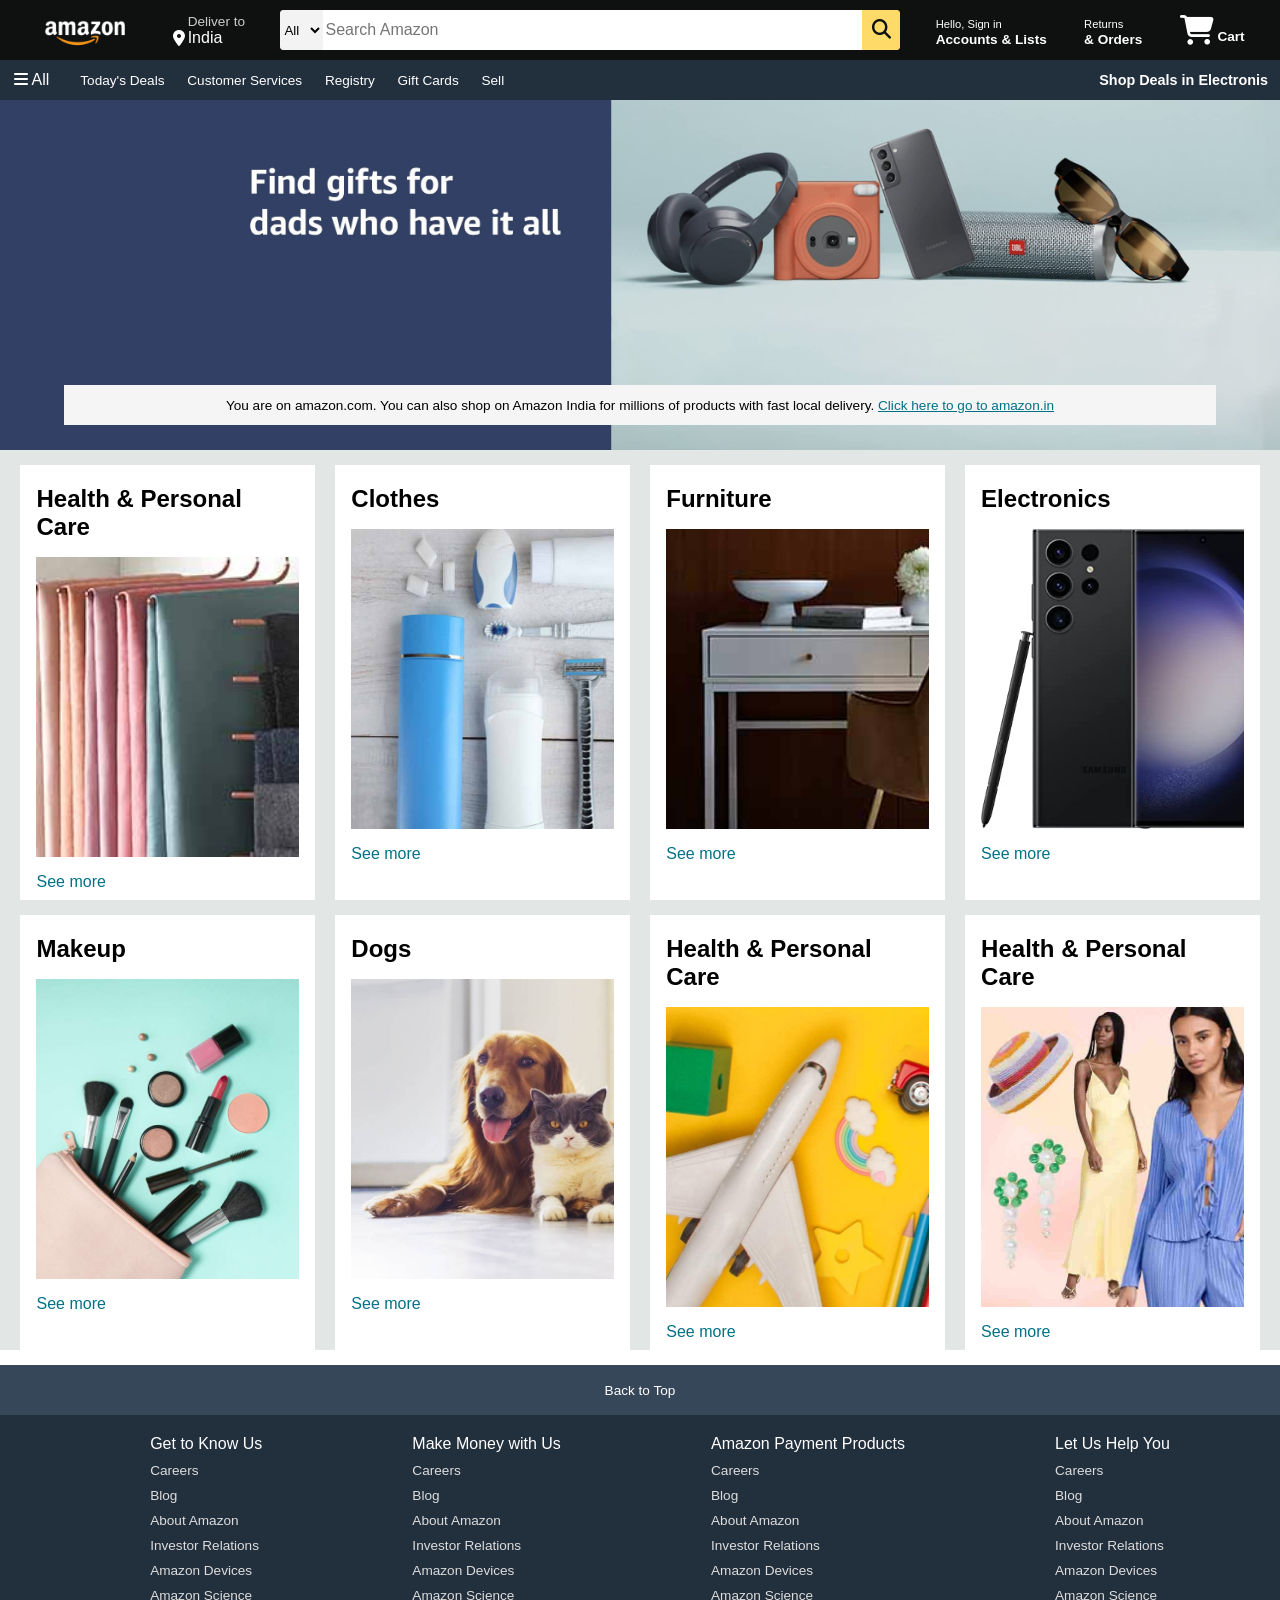
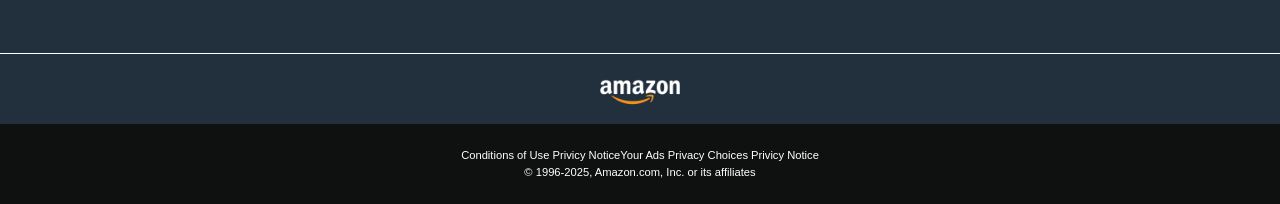
<file: index.html>
<!DOCTYPE html>
<html lang="en">

<head>
    <meta charset="UTF-8">
    <meta name="viewport" content="width=device-width, initial-scale=1.0">
    <title>Document</title>
    <link rel="stylesheet" href="https://cdnjs.cloudflare.com/ajax/libs/font-awesome/6.7.2/css/all.min.css"
        integrity="sha512-Evv84Mr4kqVGRNSgIGL/F/aIDqQb7xQ2vcrdIwxfjThSH8CSR7PBEakCr51Ck+w+/U6swU2Im1vVX0SVk9ABhg=="
        crossorigin="anonymous" referrerpolicy="no-referrer" />
    <link rel="stylesheet" href="style.css">

</head>

<body>
    <header>
        <div class="navbar">
            <div class="nav-logo border">
                <div class="logo"></div>
            </div>

            <div class="nav-address border">
                <p class="add-first">Deliver to</p>

                <div class="add-icon">
                    <i class="fa-solid fa-location-dot"></i>
                    <p class="add-second">India</p>

                </div>
            </div>

            <div class="nav-search">
                <select class="search-select">
                    <option>All</option>
                    </select">
                    <input class="search-input" type="text" placeholder="Search Amazon">
                    <div class="search-icon"><i class="fa-solid fa-magnifying-glass"></i></div>
            </div>
            <div class="nav-signin border">
                <p><span>Hello, Sign in</span></p>
                <p class="nav-second">Accounts & Lists</p>
            </div>

            <div class="nav-return border">
                <p><span>Returns</span></p>
                <p class="nav-second">& Orders</p>
            </div>

            <div class="nav-cart border">
                <i class="fa-solid fa-cart-shopping"></i>
                Cart
            </div>
        </div>


        <div class="panel">
            <div class="pannel-all border">
                <i class="fa-solid fa-bars"></i>
                All
            </div>

            <div class="panel-ops">
                <p class="border">Today's Deals</p>
                <p class="border">Customer Services</p>
                <p class="border">Registry</p>
                <p class="border">Gift Cards</p>
                <p class="border">Sell</p>
            </div>

            <div class="panel-deals">
                Shop Deals in Electronis
            </div>
        </div>
    </header>

    <div class="hero-section">
        <div class="hero-mess">
            <p>You are on amazon.com. You can also shop on Amazon India for millions of products with fast local
                delivery. <a href="https://www.amazon.in" target="_blank">Click here to go to amazon.in</a></p>
        </div>
    </div>

    <div class="shop-section">
        <div class="box1 box">
            <div class="box-content">
                <h2>Health & Personal Care</h2>
                <div class="box-img" style="background-image: url('box1_image.jpg');"></div>
                <p>See more</p>
            </div>
        </div>
        <div class="box2 box">
            <div class="box-content">
                <h2>Clothes</h2>
                <div class="box-img" style="background-image: url('box2_image.jpg');"></div>
                <p>See more</p>
            </div>
        </div>
        <div class="box3 box">
            <div class="box-content">
                <h2>Furniture</h2>
                <div class="box-img" style="background-image: url('box3_image.jpg');"></div>
                <p>See more</p>
            </div>
        </div>
        <div class="box4 box">
            <div class="box-content">
                <h2>Electronics</h2>
                <div class="box-img" style="background-image: url('box4_image.jpg');"></div>
                <p>See more</p>
            </div>
        </div>

        <div class="box5 box">
            <div class="box-content">
                <h2>Makeup</h2>
                <div class="box-img" style="background-image: url('box5_image.jpg');"></div>
                <p>See more</p>
            </div>
        </div>
        <div class="box6 box">
            <div class="box-content">
                <h2>Dogs</h2>
                <div class="box-img" style="background-image: url('box6_image.jpg');"></div>
                <p>See more</p>
            </div>
        </div>
        <div class="box7 box">
            <div class="box-content">
                <h2>Health & Personal Care</h2>
                <div class="box-img" style="background-image: url('box7_image.jpg');"></div>
                <p>See more</p>
            </div>
        </div>
        <div class="box8 box">
            <div class="box-content">
                <h2>Health & Personal Care</h2>
                <div class="box-img" style="background-image: url('box8_image.jpg');"></div>
                <p>See more</p>
            </div>
        </div>

    </div>

    <footer>
        <div class="foot-panel">
            Back to Top
        </div>
        <div class="foot-panel2">
            <ul>
                <p>Get to Know Us</p>
                <a>Careers</a>
                <a>Blog</a>
                <a>About Amazon</a>
                <a>Investor Relations</a>
                <a>Amazon Devices</a>
                <a>Amazon Science</a>

            </ul>
            <ul>
                <p>Make Money with Us</p>
                <a>Careers</a>
                <a>Blog</a>
                <a>About Amazon</a>
                <a>Investor Relations</a>
                <a>Amazon Devices</a>
                <a>Amazon Science</a>

            </ul>
            <ul>
                <p>Amazon Payment Products</p>
                <a>Careers</a>
                <a>Blog</a>
                <a>About Amazon</a>
                <a>Investor Relations</a>
                <a>Amazon Devices</a>
                <a>Amazon Science</a>

            </ul>
            <ul>
                <p>Let Us Help You</p>
                <a>Careers</a>
                <a>Blog</a>
                <a>About Amazon</a>
                <a>Investor Relations</a>
                <a>Amazon Devices</a>
                <a>Amazon Science</a>

            </ul>
        </div>
        <div class="foot-panel3">
            <div class="logo"></div>
        </div>

        <div class="foot-panel4">
            <div class="pages">
                <a>Conditions of Use</a>
                <a>Privicy NoticeYour Ads Privacy Choices</a>
                <a>Privicy Notice</a>
            </div>
            <div class="copyright">
                © 1996-2025, Amazon.com, Inc. or its affiliates
            </div>
        </div>
    </footer>
</body>

</html>
</file>
<file: style.css>
* {
    margin: 0;
    font-family: Arial, Helvetica, sans-serif;
    border: border-box;
}

.navbar {

    height: 60px;
    background-color: #0f1111;
    color: white;
    display: flex;
    justify-content: space-evenly;
    align-items: center;
}

/* Box-1 logo */

.nav-logo {
    height: 50px;
    width: 100px;
    background-size: cover;
}

.logo {
    background-image: url("amazon_logo.png");
    background-size: cover;
    height: 50px;
    width: 100%;

}

.border {
    border: 2px solid transparent;
}

.border:hover {
    border: 1.5px solid white;
}

.navbar {
    display: flex;
    align-items: center;
}

/* box2-Address */

.add-first {
    color: #cccccc;
    font-size: 0.85rem;
    margin-left: 15px;
}

.add-second {
    font-size: 1rem;
}

.add-icon {
    display: flex;
    gap: 3px;
    align-items: center;
}

/* Box-3 Searchbar */

.nav-search {
    display: flex;
    justify-content: space-evenly;
    background-color: pink;
    width: 620px;
    height: 40px;
    border-radius: 4px;

}

.search-select {
    background-color: #f3f3f3;
    width: 50px;
    align-items: center;
    border-top-left-radius: 4px;
    border-bottom-left-radius: 4px;
    border: none;
}

.search-input {
    width: 100%;
    font-size: 1rem;
    border: none;
}

.search-icon {
    width: 45px;
    display: flex;
    justify-content: center;
    align-items: center;
    font-size: 1.2rem;
    background-color: #fedb68;
    border-top-right-radius: 4px;
    border-bottom-right-radius: 4px;
    color: #0f1111;
}

.nav-search:hover {
    border: 2px solid orange;
}

/* box-4 sign in  */

span {
    font-size: 0.7rem;
}

.nav-second {
    font-size: 0.85rem;
    font-weight: 700;
}

.nav-cart i {
    font-size: 30px;
}

.nav-cart {
    font-size: 0.85rem;
    font-weight: 700;
}


/* panel */

.panel {
    height: 40px;
    background-color: #222f3d;
    display: flex;
    color: white;
    justify-content: space-evenly;
    align-items: center;
}

.panel-ops p {
    display: inline;
    margin-left: 15px;

}

.panel-ops {
    width: 80%;
    font-size: 0.85rem;
}

.panel-deals {
    font-size: 0.9rem;
    font-weight: 700;
}

/* hero section */

.hero-section {
    background-image: url("hero_image.jpg");
    height: 350px;
    background-size: cover;
    display: flex;
    justify-content: center;
    align-items: flex-end;


}

.hero-mess {
    background-color: whitesmoke;
    color: black;
    height: 40px;
    display: flex;
    justify-content: center;
    align-items: center;
    font-size: 0.85rem;
    width: 90%;
    margin-bottom: 25px;
}

.hero-mess a {
    color: #007185;

}

/* shop section */

.shop-section {
    display: flex;
    flex-wrap: wrap;
    justify-content: space-evenly;
    background-color: #e2e7e6;
}

.box {
    height: 400px;
    width: 23%;
    border: 2px solid black;
    background-color: white;
    padding: 20px 0px 15px;
    margin-top: 15px;
    border: none;

}

.box-img {
    height: 300px;
    background-size: cover;
    margin: 1rem 0;

}

.box-content {
    margin: 0rem 1rem;

}

.box-content p {
    color: #007185;
}

footer {
    margin-top: 15px;
}

.foot-panel {
    background-color: #37475a;
    color: white;
    height: 50px;
    display: flex;
    justify-content: center;
    align-items: center;
    font-size: 0.85rem;
}

.foot-panel2 {

    background-color: #222f3d;
    color: white;
    display: flex;
    justify-content: space-evenly;
}

ul {
    margin-top: 20px;
    margin-bottom: 50px;

}

.foot-panel2 ul a {
    display: block;
    font-size: 0.85rem;
    margin-top: 10px;
    color: #dddddd;
}

.foot-panel3 {
    background-color: #222f3d;
    color: white;
    border-top: 0.5px solid white;
    height: 70px;
    display: flex;
    justify-content: center;
    align-items: center;
}

.logo {
    background-image: url("amazon_logo.png");
    background-size: cover;
    height: 50px;
    width: 100px;

}

.foot-panel4 {
    background-color: #0f1111;
    color: white;
    height: 80px;
    /* display: flex;
    flex-direction: column;
    justify-content: center;
    align-items: center; */

}

.pages {
    font-size: 0.7rem;
    text-align: center;
    padding-top: 25px;
}

.copyright {
    padding-top: 5px;
    font-size: 0.7rem;
    text-align: center;
}
</file>
